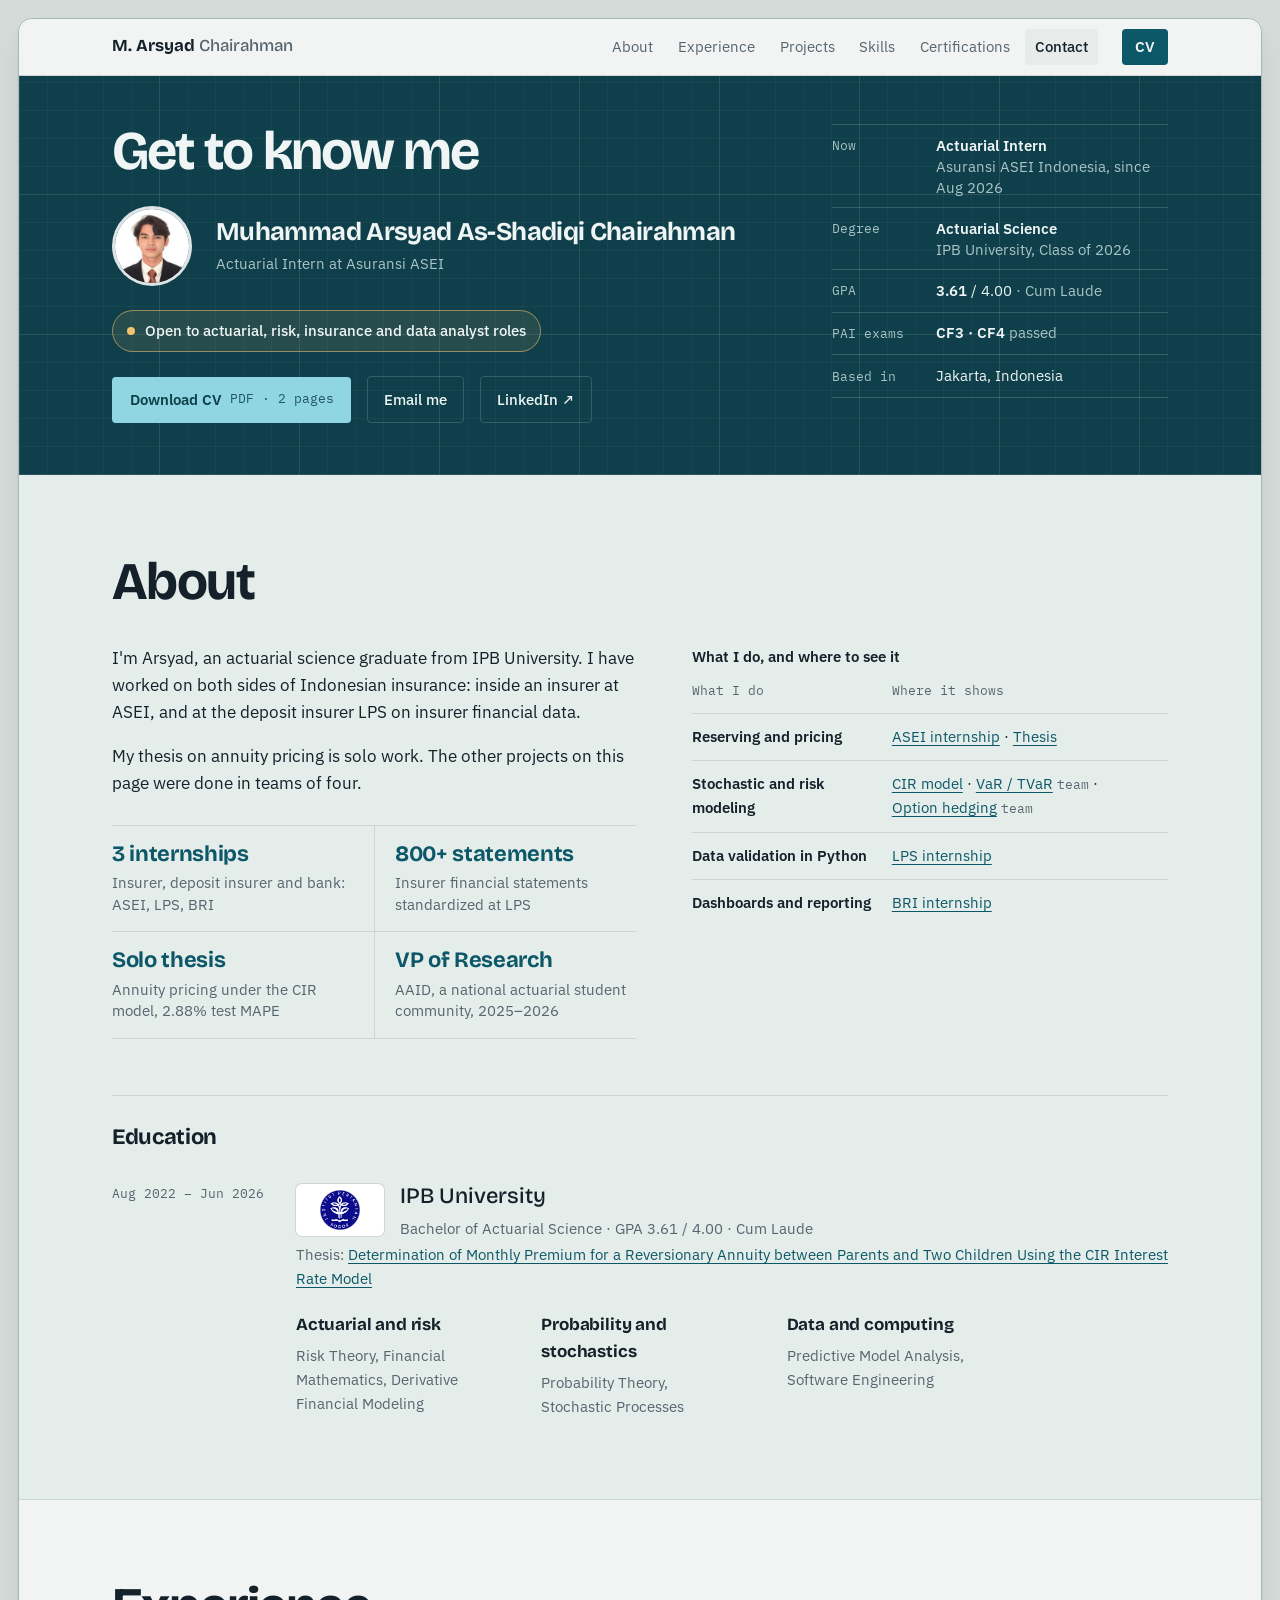
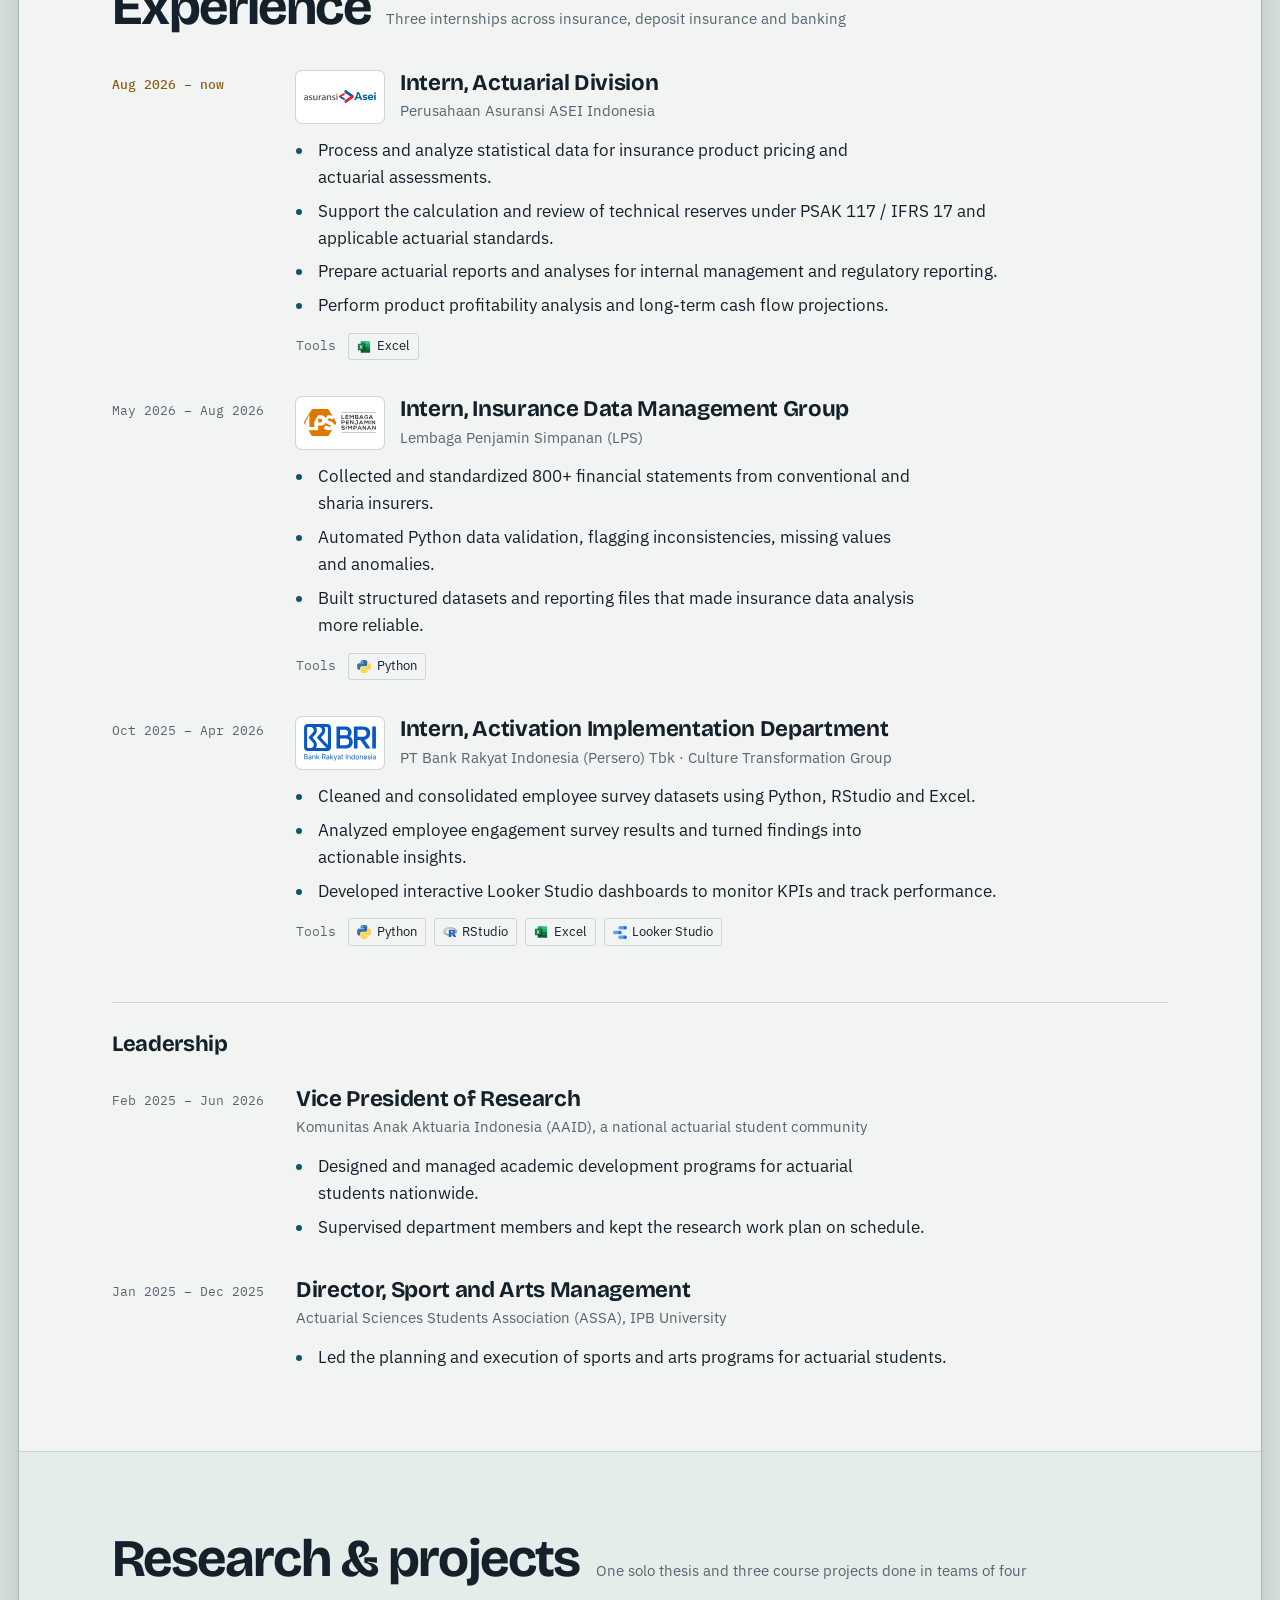
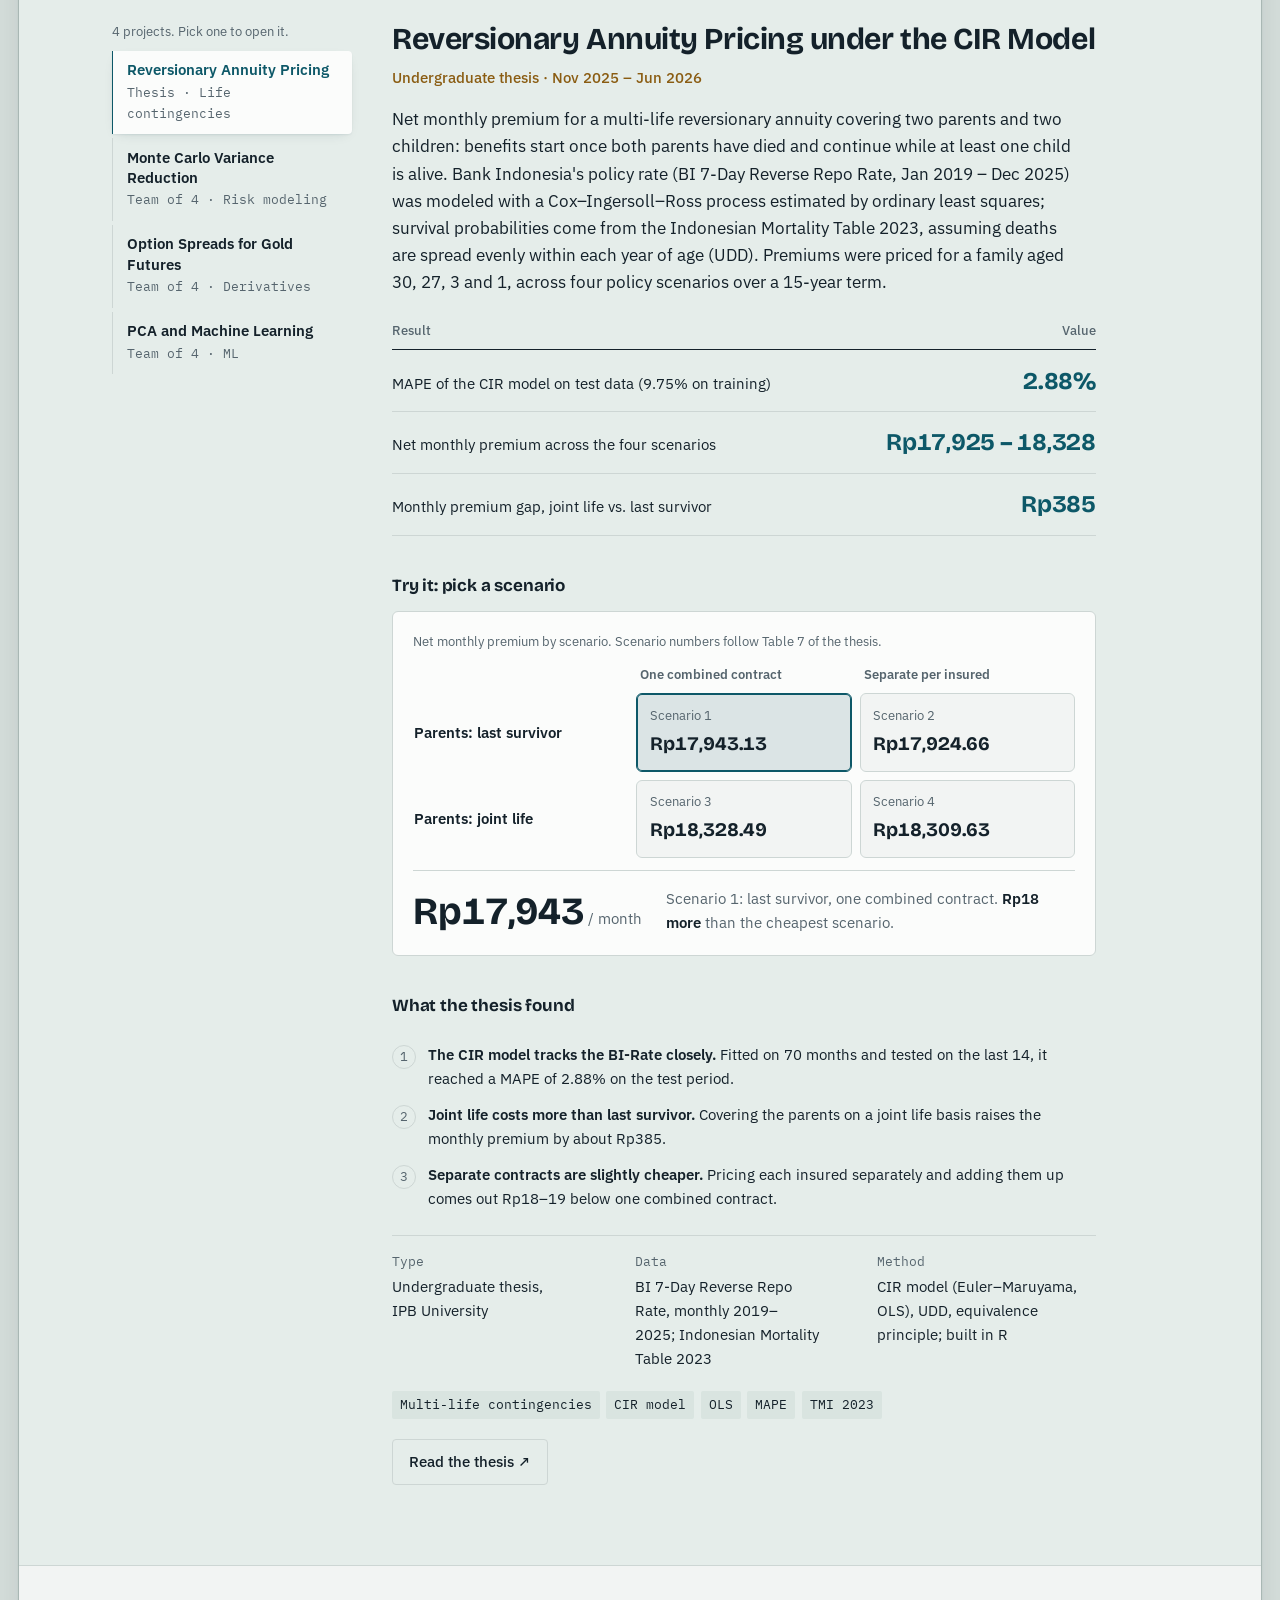
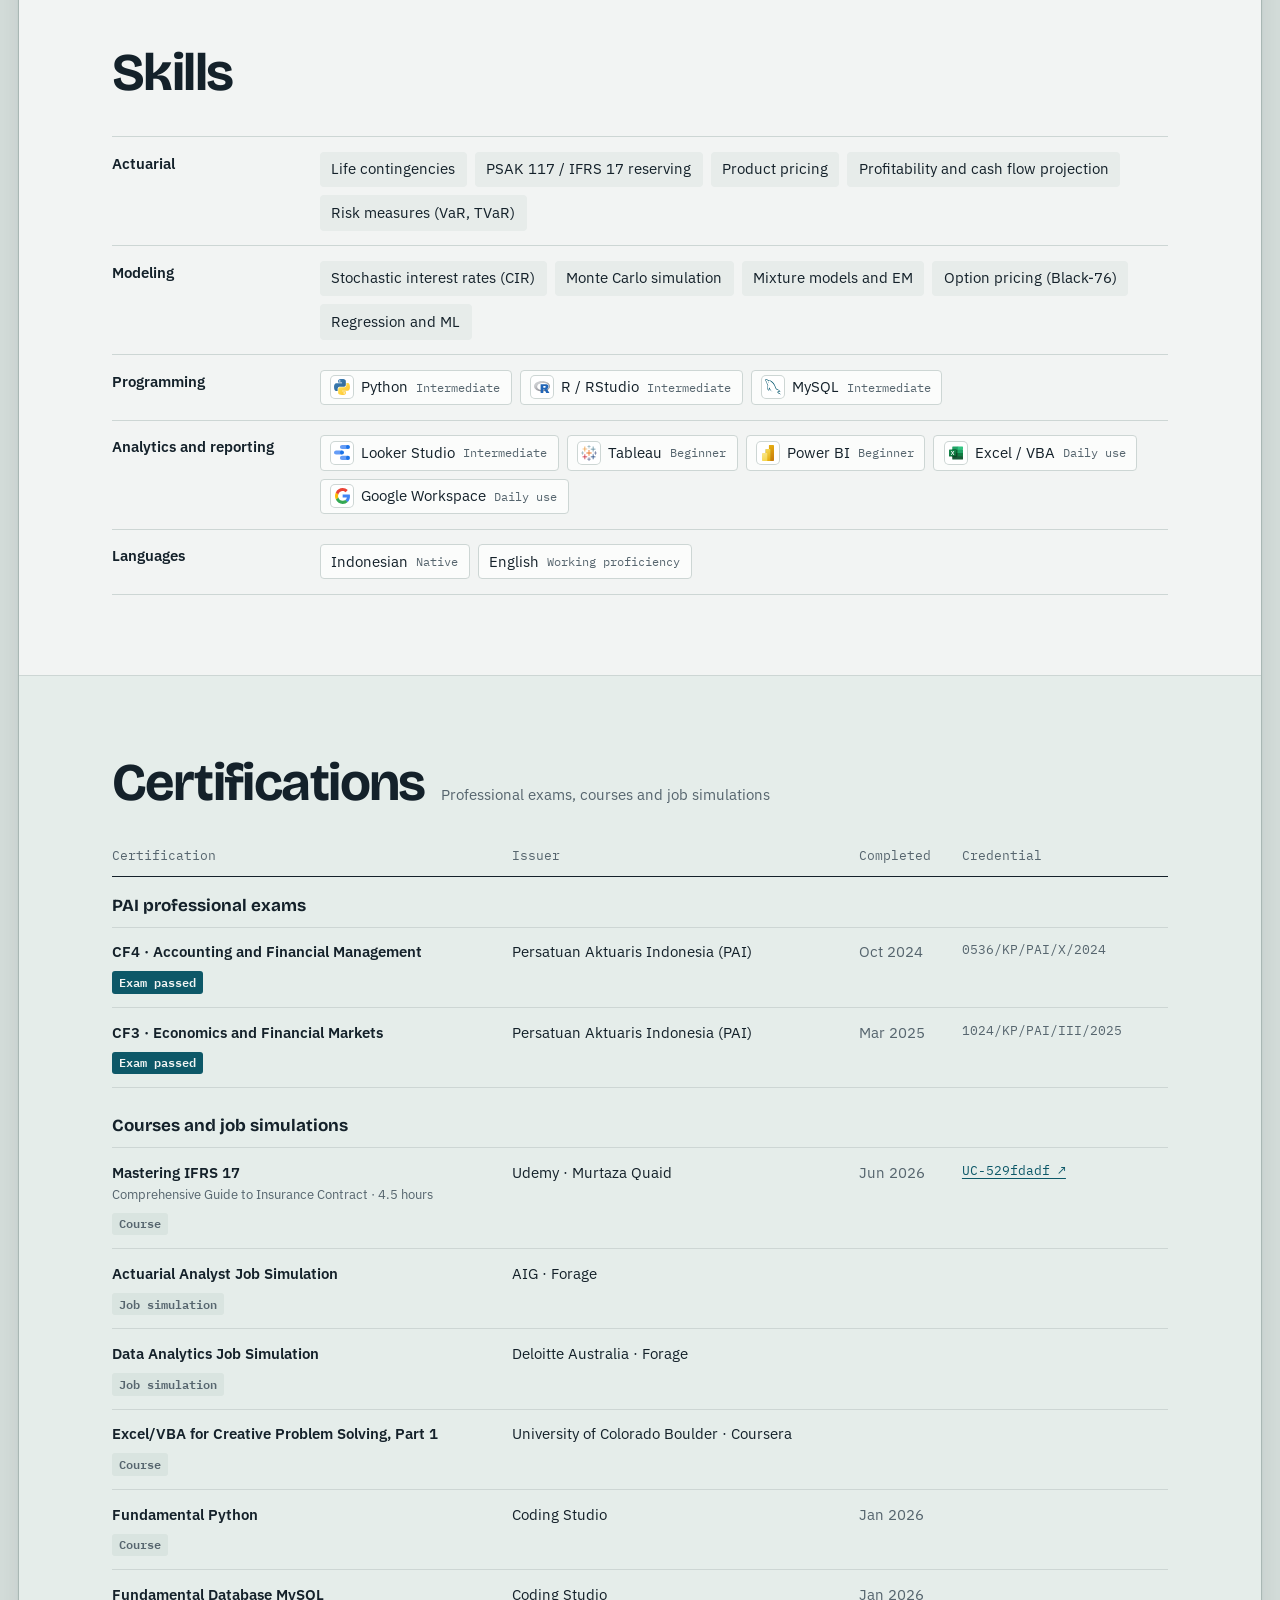
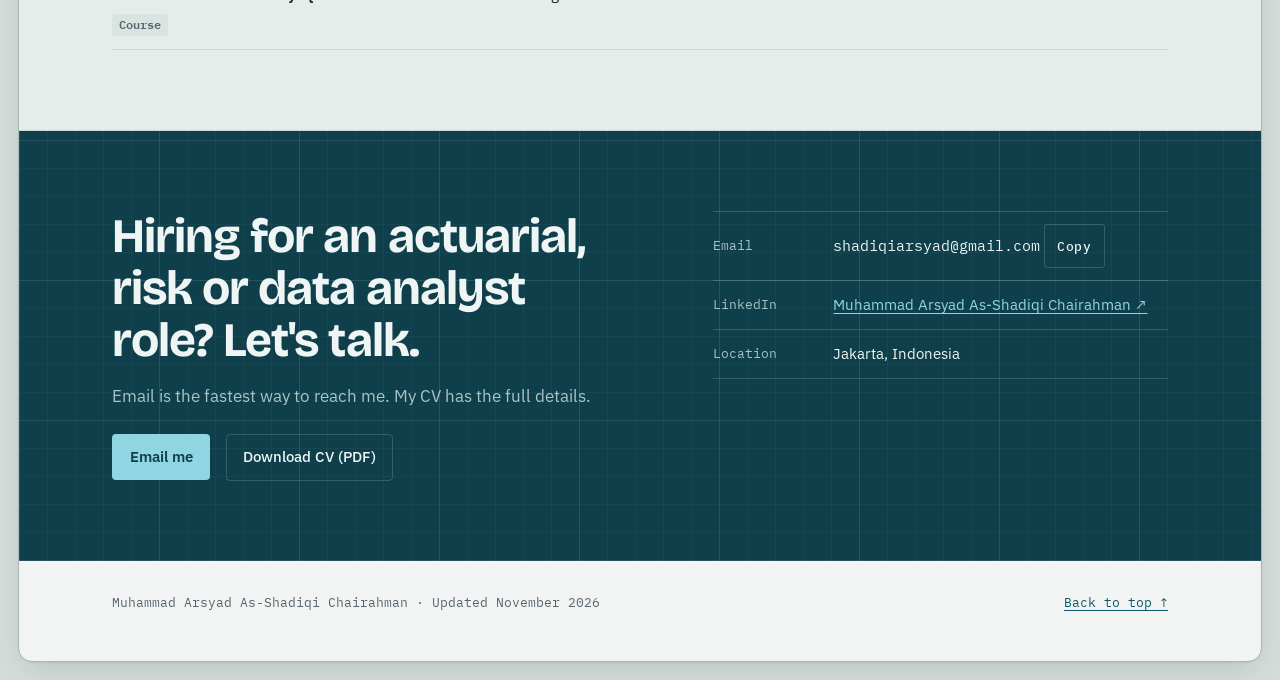
<file: index.html>
<!doctype html>
<html lang="en">
<head>
<meta charset="utf-8">
<meta name="viewport" content="width=device-width, initial-scale=1, viewport-fit=cover">
<title>Muhammad Arsyad As-Shadiqi Chairahman</title>
<meta name="description" content="Actuarial Science graduate (Cum Laude) from IPB University. Actuarial intern at Asuransi ASEI Indonesia working on IFRS 17 reserving, pricing and risk modeling. PAI CF3 and CF4 passed.">
<link rel="canonical" href="https://arsyadchairahman-project.github.io/">
<meta property="og:type" content="website">
<meta property="og:url" content="https://arsyadchairahman-project.github.io/">
<meta property="og:site_name" content="Muhammad Arsyad As-Shadiqi Chairahman">
<meta property="og:title" content="Muhammad Arsyad As-Shadiqi Chairahman · Actuarial Science">
<meta property="og:description" content="Actuarial Science graduate (Cum Laude) from IPB University. Actuarial intern at Asuransi ASEI Indonesia working on IFRS 17 reserving, pricing and risk modeling. PAI CF3 and CF4 passed.">
<meta property="og:image" content="https://arsyadchairahman-project.github.io/og-card.png">
<meta property="og:image:width" content="1200">
<meta property="og:image:height" content="630">
<meta property="og:image:alt" content="Muhammad Arsyad As-Shadiqi Chairahman, Actuarial Intern at Asuransi ASEI Indonesia">
<meta property="og:locale" content="en_US">
<meta name="twitter:card" content="summary_large_image">
<meta name="twitter:title" content="Muhammad Arsyad As-Shadiqi Chairahman · Actuarial Science">
<meta name="twitter:description" content="Actuarial Science graduate (Cum Laude) from IPB University. Actuarial intern at Asuransi ASEI Indonesia working on IFRS 17 reserving, pricing and risk modeling. PAI CF3 and CF4 passed.">
<meta name="twitter:image" content="https://arsyadchairahman-project.github.io/og-card.png">
<link rel="icon" type="image/jpeg" href="photo.jpg">
<link rel="preconnect" href="https://fonts.googleapis.com">
<link rel="preconnect" href="https://fonts.gstatic.com" crossorigin>
<link rel="stylesheet" href="https://fonts.googleapis.com/css2?family=Bricolage+Grotesque:opsz,wght@12..96,500;12..96,700&family=IBM+Plex+Sans:ital,wght@0,400;0,500;0,600;1,400&family=IBM+Plex+Mono:wght@400;500&display=swap">
<style>
/* Layout: a life-table page. A narrow mono "period" column runs down the left like the x column of a mortality table; content reads in the wide column beside it. Sections are reached from a sticky index bar; projects open in a browser with a sidebar. */
:root {
  --bg: #f2f4f3;
  --surface: #e7ecea;
  --panel: #fbfcfb;
  --ink: #14212a;
  --muted: #56656e;
  --rule: #cdd6d4;
  --accent: #0d5868;
  --mark: #8a5c12;
  --s1: #0082a3;
  --s2: #b8741a;
  --grid: #dde3e1;
  --band: #e5edea;
  --band-surface: #d9e4e0;
  --frame: #d3dcd9;
  --frame-line: #a9b7b4;
  --nav-h: 56px;

  --f-display: "Bricolage Grotesque", "Segoe UI", system-ui, sans-serif;
  --f-body: "IBM Plex Sans", "Segoe UI", system-ui, sans-serif;
  --f-mono: "IBM Plex Mono", ui-monospace, "SFMono-Regular", Menlo, monospace;

  --s-xs: 0.8125rem;
  --s-sm: 0.9375rem;
  --s-md: 1.0625rem;
  --s-lg: 1.375rem;
  --s-xl: clamp(1.75rem, 3.6vw, 2.5rem);
}
@media (prefers-color-scheme: dark) {
  :root:not([data-theme="light"]) {
    --bg: #0e1519; --surface: #152027; --panel: #121c21; --ink: #e2e9e8; --muted: #8e9ca2;
    --rule: #26343b; --accent: #63b5c4; --mark: #d8a548; --s1: #1aa0bf; --s2: #c4841a; --grid: #1c272d; --band: #15232a; --band-surface: #1d2c34;
    --frame: #070c0e; --frame-line: #33454d;
    color-scheme: dark;
  }
}
:root[data-theme="dark"] {
  --bg: #0e1519; --surface: #152027; --panel: #121c21; --ink: #e2e9e8; --muted: #8e9ca2;
  --rule: #26343b; --accent: #63b5c4; --mark: #d8a548; --s1: #1aa0bf; --s2: #c4841a; --grid: #1c272d; --band: #15232a; --band-surface: #1d2c34;
  --frame: #070c0e; --frame-line: #33454d;
  color-scheme: dark;
}

* { box-sizing: border-box; }
html { scroll-behavior: smooth; scroll-padding-top: calc(var(--nav-h) + 12px); }
body {
  margin: 0;
  padding: clamp(6px, 1.4vw, 18px);
  background: var(--frame);
  color: var(--ink);
  font-family: var(--f-body);
  font-size: var(--s-md);
  line-height: 1.6;
  -webkit-font-smoothing: antialiased;
}
img { max-width: 100%; }
/* The page sits in a ruled frame, like a bound worksheet */
.page {
  max-width: 84rem; margin: 0 auto;
  background: var(--bg);
  border: 1px solid var(--frame-line);
  border-radius: clamp(8px, 1.2vw, 14px);
  overflow: clip;
  box-shadow: 0 1px 2px rgba(10, 30, 36, 0.06), 0 12px 32px -12px rgba(10, 30, 36, 0.18);
}
p, li, dd, td, th { text-wrap: pretty; }
::selection { background: color-mix(in srgb, var(--accent) 28%, transparent); color: var(--ink); }
html { scrollbar-color: color-mix(in srgb, var(--muted) 55%, transparent) var(--bg); accent-color: var(--accent); caret-color: var(--accent); }
a { color: var(--accent); text-underline-offset: 3px; text-decoration-thickness: 1px; }
a:hover { text-decoration-thickness: 2px; }
:focus-visible { outline: 2px solid var(--accent); outline-offset: 3px; border-radius: 2px; }

.wrap {
  max-width: 68rem;
  margin: 0 auto;
  padding-left: max(16px, env(safe-area-inset-left, 0px));
  padding-right: max(16px, env(safe-area-inset-right, 0px));
}

/* ---------- Index bar ---------- */
body::before { content: ""; position: fixed; inset: 0 0 auto; height: env(safe-area-inset-top, 0px); z-index: 11; background: var(--bg); }
.nav {
  position: sticky;
  top: env(safe-area-inset-top, 0px);
  z-index: 10;
  background: color-mix(in srgb, var(--bg) 92%, transparent);
  backdrop-filter: blur(8px);
  border-bottom: 1px solid var(--rule);
}
.nav .wrap { display: flex; align-items: center; gap: 1.5rem; height: var(--nav-h); }
.brand { font-family: var(--f-display); font-weight: 700; font-size: 1.05rem; color: var(--ink); text-decoration: none; white-space: nowrap; }
.brand span { color: var(--muted); font-weight: 500; }
.nav ul { display: flex; gap: 0.25rem; list-style: none; margin: 0 0 0 auto; padding: 0; overflow-x: auto; scrollbar-width: none; min-width: 0; }
.nav ul::-webkit-scrollbar { display: none; }
.nav li a {
  display: block; padding: 0.4rem 0.65rem; border-radius: 4px;
  font-size: var(--s-sm); color: var(--muted); text-decoration: none; white-space: nowrap;
}
.nav li a:hover { color: var(--ink); background: var(--surface); }
.nav li a[aria-current="true"] { color: var(--ink); background: var(--surface); font-weight: 500; }
.nav .cv-mini {
  flex-shrink: 0; padding: 0.4rem 0.8rem; border-radius: 4px; text-decoration: none;
  background: var(--accent); color: var(--bg); font-size: var(--s-sm); font-weight: 600;
}

/* ---------- Hero ---------- */
.hero { border-bottom: 1px solid var(--rule); }
.hero .wrap { padding-block: clamp(1.75rem, 4vw, 3rem) clamp(2rem, 4.5vw, 3.25rem); }
.cred { margin: 0; font-size: var(--s-sm); line-height: 1.5; color: var(--muted); }
.eyebrow {
  font-family: var(--f-mono);
  font-size: var(--s-xs);
  letter-spacing: 0.06em;
  text-transform: uppercase;
  color: var(--muted);
  margin: 0 0 1rem;
}
h1 {
  font-family: var(--f-display);
  font-weight: 700;
  font-size: clamp(1.25rem, 2.1vw, 1.6rem);
  line-height: 1.15;
  letter-spacing: -0.025em;
  margin: 0;
}
.id { display: flex; align-items: center; gap: clamp(0.9rem, 2vw, 1.5rem); }
.id .cred { margin-top: 0.4rem; }
.avatar {
  width: clamp(60px, 7vw, 80px); height: clamp(60px, 7vw, 80px); flex-shrink: 0;
  border-radius: 50%; object-fit: cover;
  border: 1px solid var(--rule); background: var(--surface);
}
.id .eyebrow { margin: 0; }
/* Intro: a short get-to-know-me block; key facts sit in a small ledger beside it */
.intro { display: grid; grid-template-columns: minmax(0, 1fr) minmax(17rem, 21rem); gap: 1.75rem clamp(2rem, 5vw, 4.5rem); align-items: start; }
.gtkm { font-family: var(--f-display); font-weight: 700; font-size: clamp(2.1rem, 4.6vw, 3.4rem); line-height: 1; letter-spacing: -0.035em; margin: 0 0 clamp(1.25rem, 2.6vw, 1.75rem); color: var(--ink); }
.role { margin: 0.35rem 0 0; font-size: var(--s-sm); color: var(--muted); }
.open { display: inline-flex; align-items: center; gap: 0.6rem; margin: 1.5rem 0 0; padding: 0.5rem 0.9rem; border: 1px solid color-mix(in srgb, var(--mark) 55%, transparent); border-radius: 999px; font-size: var(--s-sm); font-weight: 500; color: var(--ink); background: color-mix(in srgb, var(--mark) 10%, transparent); }
.open span { width: 0.5rem; height: 0.5rem; border-radius: 50%; background: var(--mark); flex-shrink: 0; }
.hero .actions { margin-top: 1.5rem; }
.facts { margin: 0; font-size: var(--s-sm); border-top: 1px solid var(--rule); }
.facts div { display: grid; grid-template-columns: 5.75rem minmax(0, 1fr); gap: 0.75rem; padding: 0.6rem 0; border-bottom: 1px solid var(--rule); }
.facts dt { font-family: var(--f-mono); font-size: var(--s-xs); color: var(--muted); padding-top: 0.1rem; }
.facts dd { margin: 0; line-height: 1.4; }
.facts dd b { font-weight: 600; }
.facts dd span { color: var(--muted); }
.actions { display: flex; flex-wrap: wrap; gap: 0.75rem 1rem; align-items: center; margin-top: 1.5rem; }
.cv {
  display: inline-flex; align-items: center; gap: 0.5rem;
  padding: 0.7rem 1.1rem; border-radius: 4px;
  background: var(--accent); color: var(--bg);
  font-weight: 600; font-size: var(--s-sm); text-decoration: none;
}
.cv:hover { filter: brightness(1.1); }
.cv small { font-family: var(--f-mono); font-weight: 400; font-size: var(--s-xs); opacity: 0.85; }
.ghost {
  display: inline-flex; align-items: center; gap: 0.4rem;
  padding: 0.65rem 1rem; border-radius: 4px; border: 1px solid var(--rule);
  color: var(--ink); font-size: var(--s-sm); font-weight: 500; text-decoration: none;
}
.ghost:hover { border-color: var(--accent); color: var(--accent); }
.contact { display: flex; flex-wrap: wrap; gap: 0.5rem 1.25rem; align-items: center; margin-top: 1.25rem; font-size: var(--s-sm); }
.contact .item { display: inline-flex; align-items: center; gap: 0.5rem; }
.email { font-family: var(--f-mono); font-size: var(--s-sm); user-select: all; }
.btn {
  font: 500 var(--s-xs)/1 var(--f-mono); letter-spacing: 0.04em;
  color: var(--ink); background: transparent; border: 1px solid var(--rule);
  border-radius: 3px; padding: 0.45rem 0.75rem; cursor: pointer;
  min-height: 2.75rem; min-width: 2.75rem;
}
.btn:hover { border-color: var(--accent); color: var(--accent); }
.place { color: var(--muted); }


/* ---------- Colour bands ----------
   Hero and Contact are deep-teal "worksheet" panels with a faint graph-paper grid;
   they re-declare the colour tokens so everything inside adapts automatically. */
.hero, .contact-sec {
  --bg: #0f3f4a;
  --ink: #eef5f4;
  --muted: #a8c4c7;
  --rule: rgba(255, 255, 255, 0.16);
  --accent: #8fd6e2;
  --mark: #f0c46c;
  --surface: rgba(255, 255, 255, 0.07);
  --panel: rgba(255, 255, 255, 0.05);
  color: var(--ink);
  background-color: #0f3f4a;
  background-image:
    repeating-linear-gradient(0deg, rgba(255, 255, 255, 0.075) 0 1px, transparent 1px 140px),
    repeating-linear-gradient(90deg, rgba(255, 255, 255, 0.075) 0 1px, transparent 1px 140px),
    repeating-linear-gradient(0deg, rgba(255, 255, 255, 0.035) 0 1px, transparent 1px 28px),
    repeating-linear-gradient(90deg, rgba(255, 255, 255, 0.035) 0 1px, transparent 1px 28px);
  border-bottom: 0;
}
@media (prefers-color-scheme: dark) {
  :root:not([data-theme="light"]) .hero, :root:not([data-theme="light"]) .contact-sec { background-color: #0b2e36; --bg: #0b2e36; }
}
:root[data-theme="dark"] .hero, :root[data-theme="dark"] .contact-sec { background-color: #0b2e36; --bg: #0b2e36; }
.hero .avatar { border: 3px solid rgba(255, 255, 255, 0.85); }
/* Light bands alternate with the plain page colour */
.band { background: var(--band); --surface: var(--band-surface); }
.band .tab[aria-selected="true"], .band .tab:hover { background: var(--panel); }

/* ---------- Sections ---------- */
section { padding-block: clamp(3rem, 7vw, 5rem); border-bottom: 1px solid var(--rule); }
.sec-head { display: flex; align-items: baseline; flex-wrap: wrap; gap: 0.5rem 1rem; margin: 0 0 2.25rem; }
h2 {
  font-family: var(--f-display); font-weight: 700; font-size: clamp(2.1rem, 4.4vw, 3.3rem);
  letter-spacing: -0.03em; line-height: 1.02; margin: 0;
}
.sec-head p { margin: 0; color: var(--muted); font-size: var(--s-sm); }
h3.sub {
  font-family: var(--f-display); font-weight: 700; font-size: var(--s-lg);
  letter-spacing: -0.015em; color: var(--ink);
  margin: 3.5rem 0 1.5rem; padding-top: 1.5rem; border-top: 1px solid var(--rule);
}

/* About */
.about { display: grid; grid-template-columns: minmax(0, 1.1fr) minmax(0, 1fr); gap: 2.5rem 3.5rem; align-items: start; }
.about .prose p { margin: 0 0 1rem; max-width: 36rem; }
.about .prose p:last-child { margin-bottom: 0; }
.hl { display: grid; grid-template-columns: repeat(2, minmax(0, 1fr)); margin: 1.75rem 0 0; max-width: 36rem; border-top: 1px solid var(--rule); }
.hl div { padding: 1rem 1.25rem 1rem 0; border-bottom: 1px solid var(--rule); }
.hl div:nth-child(even) { padding: 1rem 0 1rem 1.25rem; border-left: 1px solid var(--rule); }
.hl dt { font-family: var(--f-display); font-weight: 700; font-size: var(--s-lg); line-height: 1.15; letter-spacing: -0.015em; color: var(--accent); }
.hl dd { margin: 0.3rem 0 0; font-size: var(--s-sm); line-height: 1.45; color: var(--muted); }
.evidence { width: 100%; border-collapse: collapse; font-size: var(--s-sm); }
.evidence caption { text-align: left; font-weight: 600; font-size: var(--s-sm); color: var(--ink); padding-bottom: 0.75rem; }
.evidence th, .evidence td { text-align: left; vertical-align: top; padding: 0.7rem 0; border-top: 1px solid var(--rule); }
.evidence thead th { font-family: var(--f-mono); font-size: var(--s-xs); font-weight: 400; color: var(--muted); border-top: 0; padding-top: 0; }
.evidence tbody th { font-weight: 600; padding-right: 1.25rem; width: 42%; }
.evidence td a { white-space: nowrap; }
.team { font-family: var(--f-mono); font-size: var(--s-xs); color: var(--muted); }

.edu { display: grid; grid-template-columns: 9.5rem minmax(0, 1fr); gap: 0 2rem; }
.edu-name { font-family: var(--f-display); font-weight: 500; font-size: var(--s-lg); margin: 0; }
.courses { display: grid; grid-template-columns: repeat(auto-fit, minmax(13rem, 1fr)); gap: 1rem 2rem; margin-top: 1.25rem; max-width: 44rem; }
.courses h4 { margin: 0 0 0.35rem; font-family: var(--f-display); font-size: var(--s-md); font-weight: 700; letter-spacing: -0.01em; }
.courses p { margin: 0; font-size: var(--s-sm); color: var(--muted); }

/* Life-table rows */
.rows { display: grid; gap: 2.25rem; }
.row, .edu { display: grid; grid-template-columns: 9.5rem minmax(0, 1fr); gap: 0 2rem; }
.period { font-family: var(--f-mono); font-size: var(--s-xs); color: var(--muted); padding-top: 0.3rem; font-variant-numeric: tabular-nums; line-height: 1.5; }
.period .now { color: var(--mark); font-weight: 500; }
.row { scroll-margin-top: calc(var(--nav-h) + 16px); }
.row h3 { font-family: var(--f-display); font-weight: 700; font-size: clamp(1.25rem, 2vw, 1.4rem); letter-spacing: -0.015em; line-height: 1.2; margin: 0; text-wrap: balance; }
.who { display: flex; align-items: center; gap: 1rem; }
.who > div { min-width: 0; }
.logo {
  flex-shrink: 0; width: 5.5rem; height: 3.25rem; padding: 0.4rem 0.5rem;
  display: grid; place-items: center; border-radius: 6px;
  background: #fff; box-shadow: 0 0 0 1px var(--rule);
}
.logo img { display: block; width: auto; height: auto; max-width: 100%; max-height: 2.45rem; object-fit: contain; }
.org { color: var(--muted); font-size: var(--s-sm); margin: 0.15rem 0 0; }
.bul { margin: 0.85rem 0 0; padding-left: 1.1rem; max-width: 44rem; display: grid; gap: 0.4rem; }
.bul li { padding-left: 0.25rem; }
.bul li::marker { color: var(--accent); }
.used { display: flex; flex-wrap: wrap; align-items: center; gap: 0.4rem 0.5rem; margin: 0.85rem 0 0; padding: 0; list-style: none; font-size: var(--s-xs); }
.used::before { content: "Tools"; font-family: var(--f-mono); color: var(--muted); margin-right: 0.25rem; }
.used li { display: inline-flex; align-items: center; gap: 0.35rem; padding: 0.15rem 0.5rem; border: 1px solid var(--rule); border-radius: 3px; }
.used img { width: 14px; height: 14px; object-fit: contain; }

/* ---------- Project browser ---------- */
.browser { display: grid; grid-template-columns: 15rem minmax(0, 1fr); gap: 2.5rem; align-items: start; }
.tabcol { position: sticky; top: calc(var(--nav-h) + 1.25rem); }
.tabs { display: grid; gap: 0.25rem; }
.hint { font-size: var(--s-xs); color: var(--muted); margin: 0 0 0.5rem; }
.panel { scroll-margin-top: calc(var(--nav-h) + 16px); }
.tab {
  display: block; width: 100%; text-align: left; cursor: pointer;
  background: transparent; border: 0; border-left: 1px solid var(--rule); border-radius: 0 4px 4px 0;
  padding: 0.6rem 0.85rem; color: var(--ink); font: inherit;
}
.tab b { display: block; font-size: var(--s-sm); font-weight: 600; line-height: 1.35; }
.tab span { display: block; font-family: var(--f-mono); font-size: var(--s-xs); color: var(--muted); margin-top: 0.15rem; }
.tab:hover { background: var(--surface); }
.tab[aria-selected="true"] { border-left-color: var(--accent); background: var(--surface); box-shadow: 0 1px 2px rgba(15, 63, 74, 0.08), 0 4px 12px -6px rgba(15, 63, 74, 0.18); }
.tab[aria-selected="true"] b { color: var(--accent); }
.panel { min-width: 0; }
.byline { margin: 0.6rem 0 0; font-size: var(--s-sm); color: var(--mark); font-weight: 500; }
.panel h3 { font-family: var(--f-display); font-weight: 700; font-size: clamp(1.4rem, 2.6vw, 1.9rem); letter-spacing: -0.015em; line-height: 1.15; margin: 0; text-wrap: balance; }
.credit { font-size: var(--s-sm); color: var(--muted); margin: 0.15rem 0 0; }
.panel p.sum { margin: 1rem 0 0; max-width: 68ch; }
.ledger-note { margin: 0.6rem 0 0; font-size: var(--s-xs); color: var(--muted); max-width: 44rem; }
.ledger { width: 100%; max-width: 44rem; margin: 1.5rem 0 0; border-collapse: collapse; }
.ledger thead th { font-size: var(--s-xs); font-weight: 500; color: var(--muted); text-align: left; padding: 0 0 0.5rem; border-bottom: 1px solid var(--ink); }
.ledger thead th:last-child, .ledger td { text-align: right; }
.ledger tbody th { font-weight: 400; font-size: var(--s-sm); text-align: left; padding: 0.7rem 1.5rem 0.7rem 0; border-bottom: 1px solid var(--rule); vertical-align: baseline; }
.ledger td { font-family: var(--f-display); font-weight: 700; font-size: clamp(1.15rem, 2.2vw, 1.5rem); letter-spacing: -0.01em; color: var(--accent); white-space: nowrap; font-variant-numeric: tabular-nums; padding: 0.7rem 0; border-bottom: 1px solid var(--rule); vertical-align: baseline; }
.findings { margin: 1.5rem 0 0; padding: 0; list-style: none; counter-reset: f; max-width: 44rem; display: grid; gap: 0.75rem; }
.findings li { counter-increment: f; display: grid; grid-template-columns: 1.75rem minmax(0, 1fr); gap: 0.5rem; font-size: var(--s-sm); }
.findings li::before { content: counter(f); font-family: var(--f-mono); font-size: var(--s-xs); width: 1.4rem; height: 1.4rem; border-radius: 50%; border: 1px solid var(--rule); display: grid; place-items: center; color: var(--muted); margin-top: 0.1rem; }
.findings b { font-weight: 600; }
.panel-h { font-family: var(--f-display); font-weight: 700; font-size: var(--s-md); letter-spacing: -0.01em; color: var(--ink); margin: 2.25rem 0 0.75rem; }
.tags { list-style: none; padding: 0; margin: 1.25rem 0 0; display: flex; flex-wrap: wrap; gap: 0.4rem; }
.tags li { font-family: var(--f-mono); font-size: var(--s-xs); padding: 0.2rem 0.5rem; background: var(--surface); border-radius: 2px; }
.meta { display: grid; grid-template-columns: repeat(auto-fit, minmax(11rem, 1fr)); gap: 1rem 1.5rem; margin: 1.5rem 0 0; padding-top: 1rem; border-top: 1px solid var(--rule); max-width: 44rem; font-size: var(--s-sm); }
.meta dt { font-family: var(--f-mono); font-size: var(--s-xs); color: var(--muted); }
.meta dd { margin: 0.15rem 0 0; }
.more { display: inline-flex; margin-top: 1.25rem; }

/* Scenario explorer: the 2x2 premium table is the control */
.explorer { margin: 0.5rem 0 0; max-width: 44rem; border: 1px solid var(--rule); border-radius: 6px; background: var(--panel); padding: 1.25rem; }
.scn { width: 100%; border-collapse: separate; border-spacing: 0.5rem; margin: -0.5rem; width: calc(100% + 1rem); table-layout: fixed; }
.scn caption { caption-side: top; text-align: left; font-size: var(--s-xs); color: var(--muted); padding: 0.5rem 0.5rem 0.25rem; }
.scn thead th { font-size: var(--s-xs); font-weight: 600; color: var(--muted); text-align: left; padding: 0 0.25rem; }
.scn tbody th { font-size: var(--s-sm); font-weight: 600; text-align: left; padding-right: 0.5rem; width: 30%; }
.scn td { padding: 0; }
.scn label { display: block; position: relative; border: 1px solid var(--rule); border-radius: 6px; padding: 0.7rem 0.8rem; cursor: pointer; background: var(--bg); min-height: 2.75rem; }
.scn label:hover { border-color: var(--accent); }
.scn input { position: absolute; opacity: 0; pointer-events: none; }
.scn .n { display: block; font-size: var(--s-xs); color: var(--muted); }
.scn .v { display: block; font-family: var(--f-display); font-weight: 700; font-size: clamp(1rem, 1.8vw, 1.2rem); font-variant-numeric: tabular-nums; margin-top: 0.15rem; }
.scn label:has(input:checked), .scn label.on { border-color: var(--accent); box-shadow: inset 0 0 0 1px var(--accent); background: color-mix(in srgb, var(--accent) 10%, var(--bg)); }
.scn label:has(input:focus-visible) { outline: 2px solid var(--accent); outline-offset: 2px; }
.out { display: grid; grid-template-columns: auto minmax(0, 1fr); gap: 0.5rem 1.5rem; align-items: center; padding-top: 1rem; margin-top: 0.75rem; border-top: 1px solid var(--rule); }
.out .big { font-family: var(--f-display); font-weight: 700; font-size: clamp(1.75rem, 4vw, 2.4rem); line-height: 1; font-variant-numeric: tabular-nums; }
.out .big small { font-family: var(--f-body); font-weight: 400; font-size: var(--s-sm); color: var(--muted); margin-left: 0.25rem; }
.out p { margin: 0; font-size: var(--s-sm); color: var(--muted); }
.out p b { color: var(--ink); font-weight: 600; }

/* ---------- Skills & certifications ---------- */
.matrix { width: 100%; border-collapse: collapse; font-size: var(--s-sm); }
.matrix th, .matrix td { text-align: left; vertical-align: top; padding: 0.9rem 0; border-top: 1px solid var(--rule); }
.matrix tbody tr:last-child th, .matrix tbody tr:last-child td { border-bottom: 1px solid var(--rule); }
.matrix th[scope="row"] { width: 13rem; padding-right: 1.5rem; font-weight: 600; }
.chips { display: flex; flex-wrap: wrap; gap: 0.5rem; margin: 0; padding: 0; list-style: none; }
.chips li { display: inline-flex; align-items: center; gap: 0.5rem; padding: 0.3rem 0.65rem; border: 1px solid var(--rule); border-radius: 4px; background: var(--panel); }
.chips img { width: 22px; height: 22px; padding: 3px; border-radius: 4px; background: #fff; box-shadow: 0 0 0 1px var(--rule); object-fit: contain; flex-shrink: 0; }
.chips small { font-family: var(--f-mono); font-size: 0.75rem; color: var(--muted); }
.chips.soft li { background: var(--surface); border-color: transparent; }

.certs { width: 100%; border-collapse: collapse; font-size: var(--s-sm); }
.certs thead th { font-family: var(--f-mono); font-size: var(--s-xs); font-weight: 400; color: var(--muted); text-align: left; padding: 0 1rem 0.6rem 0; border-bottom: 1px solid var(--ink); }
.certs td { padding: 0.8rem 1rem 0.8rem 0; border-bottom: 1px solid var(--rule); vertical-align: top; }
.certs td:first-child { font-weight: 600; }
.certs td small { display: block; font-weight: 400; color: var(--muted); font-size: var(--s-xs); }
.certs td .kind { display: block; margin-top: 0.35rem; }
.certs td.date { white-space: nowrap; font-variant-numeric: tabular-nums; color: var(--muted); }
.certs td.cred { white-space: nowrap; font-family: var(--f-mono); font-size: var(--s-xs); }
.pill { display: inline-block; font-family: var(--f-mono); font-size: 0.75rem; padding: 0.1rem 0.45rem; border-radius: 3px; background: var(--surface); color: var(--muted); white-space: nowrap; }
.pill.pass { background: var(--accent); color: var(--bg); }
.certs tr.grp th { text-align: left; font-family: var(--f-display); font-weight: 700; font-size: var(--s-md); padding: 1.5rem 0 0.5rem; border-bottom: 1px solid var(--rule); }
.certs tbody:first-of-type tr.grp th { padding-top: 0.9rem; }
.tablewrap { overflow-x: auto; }

/* ---------- Contact ---------- */
.contact-sec .wrap { display: grid; grid-template-columns: minmax(0, 1.2fr) minmax(0, 1fr); gap: 2rem 3.5rem; align-items: start; }
.cta { font-family: var(--f-display); font-weight: 700; font-size: clamp(1.9rem, 4.2vw, 3rem); letter-spacing: -0.02em; line-height: 1.08; margin: 0; text-wrap: balance; }
.cta-sub { color: var(--muted); margin: 1rem 0 0; max-width: 30rem; }
.channels { margin: 0; }
.channels div { display: grid; grid-template-columns: 6.5rem minmax(0, 1fr); gap: 1rem; padding: 0.75rem 0; border-bottom: 1px solid var(--rule); align-items: center; }
.channels div:first-child { border-top: 1px solid var(--rule); }
.channels dt { font-family: var(--f-mono); font-size: var(--s-xs); color: var(--muted); }
.channels dd { margin: 0; font-size: var(--s-sm); min-width: 0; overflow-wrap: anywhere; }

footer { padding-block: 2rem 3rem; font-size: var(--s-xs); color: var(--muted); font-family: var(--f-mono); }
footer .wrap { display: flex; flex-wrap: wrap; justify-content: space-between; gap: 0.5rem 1.5rem; }

@media (max-width: 860px) {
  .browser { grid-template-columns: minmax(0, 1fr); gap: 1.5rem; }
  .tabcol { position: static; }
  .tabs { grid-template-columns: 1fr 1fr; gap: 0.5rem; }
  .tab { border: 1px solid var(--rule); border-radius: 6px; padding: 0.6rem 0.75rem; }
  .tab[aria-selected="true"] { border-color: var(--accent); box-shadow: inset 0 0 0 1px var(--accent); }
  .about, .contact-sec .wrap { grid-template-columns: minmax(0, 1fr); }
}
@media (max-width: 760px) {
  .intro { grid-template-columns: minmax(0, 1fr); }
  .facts div { grid-template-columns: 5.5rem minmax(0, 1fr); }
  .row, .edu { grid-template-columns: minmax(0, 1fr); }
  .period { padding-top: 0; margin-bottom: 0.35rem; }
  .brand, .nav li.opt { display: none; }
  .nav ul { margin-left: 0; }
  .nav .cv-mini { margin-left: auto; }
  .nav li a { padding: 0.55rem 0.45rem; font-size: 0.875rem; }
  .nav ul { gap: 0; }
  .nav .wrap { gap: 0.75rem; }
  .matrix th[scope="row"] { display: block; width: auto; padding-bottom: 0.4rem; }
  .matrix td { display: block; border-top: 0; padding-top: 0; }
  .evidence tbody th { width: 46%; }
  .certs thead { display: none; }
  .certs tr { display: block; padding: 0.85rem 0; border-bottom: 1px solid var(--rule); }
  .certs tr.grp { padding: 1.25rem 0 0; }
  .certs tr.grp th { display: block; padding: 0 0 0.5rem; }
  .certs td { display: block; padding: 0; border: 0; }
  .certs td:nth-child(2) { color: var(--muted); margin-top: 0.15rem; }
  .certs td.date, .certs td.cred { display: inline-block; margin-top: 0.35rem; margin-right: 0.75rem; }
  .certs td.empty { display: none; }
  .certs td .kind { margin-top: 0.4rem; }
  .out { grid-template-columns: minmax(0, 1fr); }
  .scn { border-spacing: 0.35rem; margin: -0.35rem; width: calc(100% + 0.7rem); }
  .scn tbody th { width: 22%; font-size: 0.75rem; line-height: 1.3; padding-right: 0.25rem; }
  .scn thead th { font-size: 0.75rem; }
  .scn label { padding: 0.55rem 0.5rem; }
  .scn .v { font-size: 0.84rem; letter-spacing: -0.01em; }
  .explorer { padding: 0.9rem 0.7rem; }
}
@media (max-width: 480px) {
  .hl { grid-template-columns: minmax(0, 1fr); }
  .hl div, .hl div:nth-child(even) { padding: 0.85rem 0; border-left: 0; }
}
@media (prefers-reduced-motion: reduce) { html { scroll-behavior: auto; } * { transition: none !important; } }
</style>
</head>
<body>
<div class="page">

<nav class="nav" aria-label="Sections">
  <div class="wrap">
    <a class="brand" href="#top">M. Arsyad <span>Chairahman</span></a>
    <ul>
      <li><a href="#about">About</a></li>
      <li><a href="#experience">Experience</a></li>
      <li><a href="#projects">Projects</a></li>
      <li class="opt"><a href="#skills">Skills</a></li>
      <li class="opt"><a href="#certifications">Certifications</a></li>
      <li><a href="#contact">Contact</a></li>
    </ul>
    <a class="cv-mini" href="Muhammad-Arsyad-As-Shadiqi-Chairahman-CV.pdf" download>CV</a>
  </div>
</nav>

<header class="hero" id="top">
  <div class="wrap">
    <div class="intro">
      <div>
        <p class="gtkm">Get to know me</p>
        <div class="id">
          <img class="avatar" src="photo.jpg" width="80" height="80" alt="Portrait of Muhammad Arsyad As-Shadiqi Chairahman">
          <div>
            <h1>Muhammad Arsyad <span style="white-space:nowrap">As-Shadiqi</span> Chairahman</h1>
            <p class="role">Actuarial Intern at Asuransi ASEI</p>
          </div>
        </div>
        <p class="open"><span aria-hidden="true"></span>Open to actuarial, risk, insurance and data analyst roles</p>
        <div class="actions">
          <a class="cv" href="Muhammad-Arsyad-As-Shadiqi-Chairahman-CV.pdf" download>Download CV <small>PDF · 2 pages</small></a>
          <a class="ghost" href="mailto:shadiqiarsyad@gmail.com?subject=Opportunity%20for%20Muhammad%20Arsyad%20As-Shadiqi%20Chairahman">Email me</a>
          <a class="ghost" href="https://www.linkedin.com/in/muhammad-arsyad-as-shadiqi-chairahman-157934246/" target="_blank" rel="noopener">LinkedIn ↗</a>
        </div>
      </div>
      <dl class="facts" aria-label="Profile at a glance">
        <div><dt>Now</dt><dd><b>Actuarial Intern</b><br><span>Asuransi ASEI Indonesia, since Aug 2026</span></dd></div>
        <div><dt>Degree</dt><dd><b>Actuarial Science</b><br><span>IPB University, Class of 2026</span></dd></div>
        <div><dt>GPA</dt><dd><b>3.61</b> / 4.00 <span>· Cum Laude</span></dd></div>
        <div><dt>PAI exams</dt><dd><b>CF3 · CF4</b> <span>passed</span></dd></div>
        <div><dt>Based in</dt><dd>Jakarta, Indonesia</dd></div>
      </dl>
    </div>
  </div>
</header>

<main>
  <section id="about" class="band">
    <div class="wrap">
      <div class="sec-head"><h2>About</h2></div>
      <div class="about">
        <div class="prose">
          <p>I'm Arsyad, an actuarial science graduate from IPB University. I have worked on both sides of Indonesian insurance: inside an insurer at ASEI, and at the deposit insurer LPS on insurer financial data.</p>
          <p>My thesis on annuity pricing is solo work. The other projects on this page were done in teams of four.</p>
          <dl class="hl" aria-label="Highlights">
            <div><dt>3 internships</dt><dd>Insurer, deposit insurer and bank: ASEI, LPS, BRI</dd></div>
            <div><dt>800+ statements</dt><dd>Insurer financial statements standardized at LPS</dd></div>
            <div><dt>Solo thesis</dt><dd>Annuity pricing under the CIR model, 2.88% test MAPE</dd></div>
            <div><dt>VP of Research</dt><dd>AAID, a national actuarial student community, 2025–2026</dd></div>
          </dl>
        </div>
        <table class="evidence">
          <caption>What I do, and where to see it</caption>
          <thead><tr><th scope="col">What I do</th><th scope="col">Where it shows</th></tr></thead>
          <tbody>
            <tr><th scope="row">Reserving and pricing</th><td><a href="#exp-asei">ASEI internship</a> · <a href="#projects" data-open="thesis">Thesis</a></td></tr>
            <tr><th scope="row">Stochastic and risk modeling</th><td><a href="#projects" data-open="thesis">CIR model</a> · <a href="#projects" data-open="montecarlo">VaR / TVaR</a> <span class="team">team</span> · <a href="#projects" data-open="options">Option hedging</a> <span class="team">team</span></td></tr>
            <tr><th scope="row">Data validation in Python</th><td><a href="#exp-lps">LPS internship</a></td></tr>
            <tr><th scope="row">Dashboards and reporting</th><td><a href="#exp-bri">BRI internship</a></td></tr>
          </tbody>
        </table>
      </div>

      <h3 class="sub">Education</h3>
      <div class="edu">
        <div class="period">Aug 2022 – Jun 2026</div>
        <div>
          <div class="who">
            <span class="logo"><img src="assets/orgs/ipb.png" alt="IPB University logo" width="148" height="148"></span>
            <div><p class="edu-name">IPB University</p>
            <p class="org">Bachelor of Actuarial Science · GPA 3.61 / 4.00 · Cum Laude</p></div>
          </div>
          <p class="org">Thesis: <a href="#projects" data-open="thesis">Determination of Monthly Premium for a Reversionary Annuity between Parents and Two Children Using the CIR Interest Rate Model</a></p>
          <div class="courses">
            <div><h4>Actuarial and risk</h4><p>Risk Theory, Financial Mathematics, Derivative Financial Modeling</p></div>
            <div><h4>Probability and stochastics</h4><p>Probability Theory, Stochastic Processes</p></div>
            <div><h4>Data and computing</h4><p>Predictive Model Analysis, Software Engineering</p></div>
          </div>
        </div>
      </div>
    </div>
  </section>

  <section id="experience">
    <div class="wrap">
      <div class="sec-head"><h2>Experience</h2><p>Three internships across insurance, deposit insurance and banking</p></div>
      <div class="rows">
        <article class="row" id="exp-asei">
          <div class="period"><span class="now">Aug 2026 – now</span></div>
          <div>
            <div class="who">
              <span class="logo"><img src="assets/orgs/asei.png" alt="Asuransi Asei logo" width="500" height="108"></span>
              <div><h3>Intern, Actuarial Division</h3>
              <p class="org">Perusahaan Asuransi ASEI Indonesia</p></div>
            </div>
            <ul class="bul">
              <li>Process and analyze statistical data for insurance product pricing and actuarial assessments.</li>
              <li>Support the calculation and review of technical reserves under PSAK 117 / IFRS 17 and applicable actuarial standards.</li>
              <li>Prepare actuarial reports and analyses for internal management and regulatory reporting.</li>
              <li>Perform product profitability analysis and long-term cash flow projections.</li>
            </ul>
            <ul class="used" aria-label="Tools used"><li><img src="assets/logos/excel.svg" width="14" height="14" alt="">Excel</li></ul>
          </div>
        </article>
        <article class="row" id="exp-lps">
          <div class="period">May 2026 – Aug 2026</div>
          <div>
            <div class="who">
              <span class="logo"><img src="assets/orgs/lps.svg" alt="Lembaga Penjamin Simpanan logo" width="80" height="32"></span>
              <div><h3>Intern, Insurance Data Management Group</h3>
              <p class="org">Lembaga Penjamin Simpanan (LPS)</p></div>
            </div>
            <ul class="bul">
              <li>Collected and standardized 800+ financial statements from conventional and sharia insurers.</li>
              <li>Automated Python data validation, flagging inconsistencies, missing values and anomalies.</li>
              <li>Built structured datasets and reporting files that made insurance data analysis more reliable.</li>
            </ul>
            <ul class="used" aria-label="Tools used"><li><img src="assets/logos/python.svg" width="14" height="14" alt="">Python</li></ul>
          </div>
        </article>
        <article class="row" id="exp-bri">
          <div class="period">Oct 2025 – Apr 2026</div>
          <div>
            <div class="who">
              <span class="logo"><img src="assets/orgs/bri.svg" alt="Bank Rakyat Indonesia logo" width="80" height="41"></span>
              <div><h3>Intern, Activation Implementation Department</h3>
              <p class="org">PT Bank Rakyat Indonesia (Persero) Tbk · Culture Transformation Group</p></div>
            </div>
            <ul class="bul">
              <li>Cleaned and consolidated employee survey datasets using Python, RStudio and Excel.</li>
              <li>Analyzed employee engagement survey results and turned findings into actionable insights.</li>
              <li>Developed interactive Looker Studio dashboards to monitor KPIs and track performance.</li>
            </ul>
            <ul class="used" aria-label="Tools used"><li><img src="assets/logos/python.svg" width="14" height="14" alt="">Python</li><li><img src="assets/logos/r.svg" width="14" height="14" alt="">RStudio</li><li><img src="assets/logos/excel.svg" width="14" height="14" alt="">Excel</li><li><img src="assets/logos/looker-studio.svg" width="14" height="14" alt="">Looker Studio</li></ul>
          </div>
        </article>
      </div>

      <h3 class="sub">Leadership</h3>
      <div class="rows">
        <article class="row">
          <div class="period">Feb 2025 – Jun 2026</div>
          <div>
            <h3>Vice President of Research</h3>
            <p class="org">Komunitas Anak Aktuaria Indonesia (AAID), a national actuarial student community</p>
            <ul class="bul">
              <li>Designed and managed academic development programs for actuarial students nationwide.</li>
              <li>Supervised department members and kept the research work plan on schedule.</li>
            </ul>
          </div>
        </article>
        <article class="row">
          <div class="period">Jan 2025 – Dec 2025</div>
          <div>
            <h3>Director, Sport and Arts Management</h3>
            <p class="org">Actuarial Sciences Students Association (ASSA), IPB University</p>
            <ul class="bul">
              <li>Led the planning and execution of sports and arts programs for actuarial students.</li>
            </ul>
          </div>
        </article>
      </div>
    </div>
  </section>

  <section id="projects" class="band">
    <div class="wrap">
      <div class="sec-head"><h2>Research &amp; projects</h2><p>One solo thesis and three course projects done in teams of four</p></div>
      <div class="browser">
        <div class="tabcol">
        <p class="hint" id="tabs-hint">4 projects. Pick one to open it.</p>
        <div class="tabs" role="tablist" aria-label="Projects" aria-describedby="tabs-hint">
          <button class="tab" role="tab" id="tab-thesis" aria-controls="p-thesis" aria-selected="true" data-key="thesis"><b>Reversionary Annuity Pricing</b><span>Thesis · Life contingencies</span></button>
          <button class="tab" role="tab" id="tab-montecarlo" aria-controls="p-montecarlo" aria-selected="false" tabindex="-1" data-key="montecarlo"><b>Monte Carlo Variance Reduction</b><span>Team of 4 · Risk modeling</span></button>
          <button class="tab" role="tab" id="tab-options" aria-controls="p-options" aria-selected="false" tabindex="-1" data-key="options"><b>Option Spreads for Gold Futures</b><span>Team of 4 · Derivatives</span></button>
          <button class="tab" role="tab" id="tab-pca" aria-controls="p-pca" aria-selected="false" tabindex="-1" data-key="pca"><b>PCA and Machine Learning</b><span>Team of 4 · ML</span></button>
        </div>
        </div>

        <div>
          <article class="panel" role="tabpanel" id="p-thesis" aria-labelledby="tab-thesis">
            <h3>Reversionary Annuity Pricing under the CIR Model</h3>
            <p class="byline">Undergraduate thesis · Nov 2025 – Jun 2026</p>
            <p class="sum">Net monthly premium for a multi-life reversionary annuity covering two parents and two children: benefits start once both parents have died and continue while at least one child is alive. Bank Indonesia's policy rate (BI 7-Day Reverse Repo Rate, Jan 2019 – Dec 2025) was modeled with a Cox–Ingersoll–Ross process estimated by ordinary least squares; survival probabilities come from the Indonesian Mortality Table 2023, assuming deaths are spread evenly within each year of age (UDD). Premiums were priced for a family aged 30, 27, 3 and 1, across four policy scenarios over a 15-year term.</p>
            <table class="ledger">
              <thead><tr><th scope="col">Result</th><th scope="col">Value</th></tr></thead>
              <tbody>
              <tr><th scope="row">MAPE of the CIR model on test data (9.75% on training)</th><td>2.88%</td></tr>
              <tr><th scope="row">Net monthly premium across the four scenarios</th><td>Rp17,925 – 18,328</td></tr>
              <tr><th scope="row">Monthly premium gap, joint life vs. last survivor</th><td>Rp385</td></tr>
              </tbody>
            </table>

            <p class="panel-h">Try it: pick a scenario</p>
            <div class="explorer" id="explorer">
              <table class="scn">
                <caption>Net monthly premium by scenario. Scenario numbers follow Table 7 of the thesis.</caption>
                <thead><tr><td></td><th scope="col">One combined contract</th><th scope="col">Separate per insured</th></tr></thead>
                <tbody>
                  <tr><th scope="row">Parents: last survivor</th>
                    <td><label><input type="radio" name="scn" value="ls-c" checked><span class="n">Scenario 1</span><span class="v">Rp17,943.13</span></label></td>
                    <td><label><input type="radio" name="scn" value="ls-s"><span class="n">Scenario 2</span><span class="v">Rp17,924.66</span></label></td></tr>
                  <tr><th scope="row">Parents: joint life</th>
                    <td><label><input type="radio" name="scn" value="jl-c"><span class="n">Scenario 3</span><span class="v">Rp18,328.49</span></label></td>
                    <td><label><input type="radio" name="scn" value="jl-s"><span class="n">Scenario 4</span><span class="v">Rp18,309.63</span></label></td></tr>
                </tbody>
              </table>
              <div class="out" aria-live="polite">
                <div class="big" id="ex-prem">Rp17,943<small>/ month</small></div>
                <p id="ex-note">Scenario 1: last survivor, one combined contract. <b>Rp18 more</b> than the cheapest scenario.</p>
              </div>
            </div>

            <p class="panel-h">What the thesis found</p>
            <ol class="findings">
              <li><span><b>The CIR model tracks the BI-Rate closely.</b> Fitted on 70 months and tested on the last 14, it reached a MAPE of 2.88% on the test period.</span></li>
              <li><span><b>Joint life costs more than last survivor.</b> Covering the parents on a joint life basis raises the monthly premium by about Rp385.</span></li>
              <li><span><b>Separate contracts are slightly cheaper.</b> Pricing each insured separately and adding them up comes out Rp18–19 below one combined contract.</span></li>
            </ol>
            <dl class="meta">
              <div><dt>Type</dt><dd>Undergraduate thesis, IPB University</dd></div>
              <div><dt>Data</dt><dd>BI 7-Day Reverse Repo Rate, monthly 2019–2025; Indonesian Mortality Table 2023</dd></div>
              <div><dt>Method</dt><dd>CIR model (Euler–Maruyama, OLS), UDD, equivalence principle; built in R</dd></div>
            </dl>
            <ul class="tags"><li>Multi-life contingencies</li><li>CIR model</li><li>OLS</li><li>MAPE</li><li>TMI 2023</li></ul>
            <a class="ghost more" href="https://drive.google.com/file/d/1QIe2NTbcRRrfP33RXW3Hjyrlln9e9J6V/view?usp=sharing" target="_blank" rel="noopener">Read the thesis ↗</a>
          </article>

          <article class="panel" role="tabpanel" id="p-montecarlo" aria-labelledby="tab-montecarlo">
            <h3>Monte Carlo Variance Reduction for Claim Severity</h3>
            <p class="byline">Risk modeling · Oct 2025 – Dec 2025</p>
            <p class="credit">Journal article draft · co-author in a team of 4 students, with a faculty supervisor</p>
            <p class="sum">Modeled 1,340 health insurance claims with a five-component lognormal mixture fitted by the EM algorithm (Kolmogorov–Smirnov p = 0.99), then compared standard Monte Carlo with antithetic variates, stratified sampling and importance sampling for estimating 95% VaR and TVaR. Each method ran 10,000 simulations, replicated 200 and 500 times, and was judged on bias, variance, MSE, efficiency and computing time.</p>
            <table class="ledger">
              <thead><tr><th scope="col">Result</th><th scope="col">Value</th></tr></thead>
              <tbody>
              <tr><th scope="row">Analytical 95% VaR of claim size, the benchmark (TVaR 46,203; dataset claim units)</th><td>41,406</td></tr>
              <tr><th scope="row">Efficiency of stratified sampling for VaR</th><td>1.74×</td></tr>
              <tr><th scope="row">Efficiency of importance sampling for TVaR</th><td>2.87×</td></tr>
              </tbody>
            </table>
            <p class="ledger-note">Efficiency is the variance of standard Monte Carlo divided by the variance of the technique, over 200 replications; above 1× means more precise for the same number of simulations.</p>
            <p class="panel-h">What the paper found</p>
            <ol class="findings">
              <li><span><b>A five-lognormal mixture fits the claims.</b> The Kolmogorov–Smirnov statistic was 0.0119 against a critical value of 0.0372.</span></li>
              <li><span><b>Stratified sampling is best for VaR.</b> It gave the lowest MSE and the highest efficiency at both 200 and 500 replications.</span></li>
              <li><span><b>Importance sampling is best for TVaR,</b> but it is the slowest method and performed worse than standard Monte Carlo for VaR.</span></li>
            </ol>
            <ul class="tags"><li>Monte Carlo</li><li>EM algorithm</li><li>VaR / TVaR</li><li>Importance sampling</li><li>R</li></ul>
            <a class="ghost more" href="https://drive.google.com/file/d/18a-5_LOVK0ySQpnOxDUiNVKjrn_YDOLW/view?usp=sharing" target="_blank" rel="noopener">Read the draft ↗</a>
          </article>

          <article class="panel" role="tabpanel" id="p-options" aria-labelledby="tab-options">
            <h3>Option Spread Strategies for Gold Futures Risk</h3>
            <p class="byline">Derivatives · Apr 2025 – Jun 2025</p>
            <p class="credit">Capstone paper · co-author in a team of 4 students, with a faculty supervisor</p>
            <p class="sum">Compared Butterfly and Broken Wing Condor call spreads as hedges for gold futures, using 2024 daily prices from Yahoo Finance, the Black-76 model with a 3-month maturity, and a lognormal price distribution to estimate each strategy's probability of profit.</p>
            <table class="ledger">
              <thead><tr><th scope="col">Result</th><th scope="col">Value</th></tr></thead>
              <tbody>
              <tr><th scope="row">Annualized volatility of gold futures in 2024</th><td>15.14%</td></tr>
              <tr><th scope="row">Probability of profit: Broken Wing Condor vs. Butterfly</th><td>49.8% vs 28.3%</td></tr>
              <tr><th scope="row">Chance of landing in the max-profit range, same comparison</th><td>41.8% vs 1.9%</td></tr>
              </tbody>
            </table>
            <p class="panel-h">What the paper found</p>
            <ol class="findings">
              <li><span><b>Both spreads cap the losses</b> that an unhedged gold futures position would face.</span></li>
              <li><span><b>The Butterfly has the higher peak</b> (about 98.9 per contract at 2,641) but only a 28.3% chance of ending in profit.</span></li>
              <li><span><b>The Broken Wing Condor costs more up front</b> (net debit 48.91 vs 33.11) but profits across a much wider range, 2,458 to 2,824.</span></li>
            </ol>
            <ul class="tags"><li>Black-76</li><li>Option spreads</li><li>Gold futures</li><li>Probability of profit</li></ul>
            <a class="ghost more" href="https://ipb.link/pkd-project" target="_blank" rel="noopener">View project ↗</a>
          </article>

          <article class="panel" role="tabpanel" id="p-pca" aria-labelledby="tab-pca">
            <h3>PCA and Machine Learning for Stock Prediction</h3>
            <p class="byline">Machine learning · Apr 2025 – Jun 2025</p>
            <p class="credit">Course project · team of 4 students</p>
            <p class="sum">Measured the prediction accuracy of Ridge Regression, K-Nearest Neighbors, Random Forest and XGBoost on AMD stock data from 2014 to 2024, before and after reducing dimensions with principal component analysis.</p>
            <ul class="tags"><li>PCA</li><li>XGBoost</li><li>Random Forest</li><li>Ridge</li><li>KNN</li></ul>
            <a class="ghost more" href="https://ipb.link/amp-project" target="_blank" rel="noopener">View project ↗</a>
          </article>
        </div>
      </div>
    </div>
  </section>

  <section id="skills">
    <div class="wrap">
      <div class="sec-head"><h2>Skills</h2></div>
      <table class="matrix">
        <tbody>
          <tr><th scope="row">Actuarial</th><td><ul class="chips soft"><li>Life contingencies</li><li>PSAK 117 / IFRS 17 reserving</li><li>Product pricing</li><li>Profitability and cash flow projection</li><li>Risk measures (VaR, TVaR)</li></ul></td></tr>
          <tr><th scope="row">Modeling</th><td><ul class="chips soft"><li>Stochastic interest rates (CIR)</li><li>Monte Carlo simulation</li><li>Mixture models and EM</li><li>Option pricing (Black-76)</li><li>Regression and ML</li></ul></td></tr>
          <tr><th scope="row">Programming</th><td><ul class="chips"><li><img src="assets/logos/python.svg" width="18" height="18" alt="" loading="lazy">Python <small>Intermediate</small></li><li><img src="assets/logos/r.svg" width="18" height="18" alt="" loading="lazy">R / RStudio <small>Intermediate</small></li><li><img src="assets/logos/mysql.svg" width="18" height="18" alt="" loading="lazy">MySQL <small>Intermediate</small></li></ul></td></tr>
          <tr><th scope="row">Analytics and reporting</th><td><ul class="chips"><li><img src="assets/logos/looker-studio.svg" width="18" height="18" alt="" loading="lazy">Looker Studio <small>Intermediate</small></li><li><img src="assets/logos/tableau.svg" width="18" height="18" alt="" loading="lazy">Tableau <small>Beginner</small></li><li><img src="assets/logos/power-bi.svg" width="18" height="18" alt="" loading="lazy">Power BI <small>Beginner</small></li><li><img src="assets/logos/excel.svg" width="18" height="18" alt="" loading="lazy">Excel / VBA <small>Daily use</small></li><li><img src="assets/logos/google.svg" width="18" height="18" alt="" loading="lazy">Google Workspace <small>Daily use</small></li></ul></td></tr>
          <tr><th scope="row">Languages</th><td><ul class="chips"><li>Indonesian <small>Native</small></li><li>English <small>Working proficiency</small></li></ul></td></tr>
        </tbody>
      </table>
    </div>
  </section>

  <section id="certifications" class="band">
    <div class="wrap">
      <div class="sec-head"><h2>Certifications</h2><p>Professional exams, courses and job simulations</p></div>
      <div class="tablewrap">
        <table class="certs">
          <thead><tr><th scope="col">Certification</th><th scope="col">Issuer</th><th scope="col">Completed</th><th scope="col">Credential</th></tr></thead>
          <tbody>
            <tr class="grp"><th colspan="4" scope="colgroup">PAI professional exams</th></tr>
            <tr><td>CF4 · Accounting and Financial Management<span class="kind"><span class="pill pass">Exam passed</span></span></td><td>Persatuan Aktuaris Indonesia (PAI)</td><td class="date">Oct 2024</td><td class="cred">0536/KP/PAI/X/2024</td></tr>
            <tr><td>CF3 · Economics and Financial Markets<span class="kind"><span class="pill pass">Exam passed</span></span></td><td>Persatuan Aktuaris Indonesia (PAI)</td><td class="date">Mar 2025</td><td class="cred">1024/KP/PAI/III/2025</td></tr>
          </tbody>
          <tbody>
            <tr class="grp"><th colspan="4" scope="colgroup">Courses and job simulations</th></tr>
            <tr><td>Mastering IFRS 17<small>Comprehensive Guide to Insurance Contract · 4.5 hours</small><span class="kind"><span class="pill">Course</span></span></td><td>Udemy · Murtaza Quaid</td><td class="date">Jun 2026</td><td class="cred"><a href="https://ude.my/UC-529fdadf-bc5e-4261-9189-a9a972419526" target="_blank" rel="noopener">UC-529fdadf ↗</a></td></tr>
            <tr><td>Actuarial Analyst Job Simulation<span class="kind"><span class="pill">Job simulation</span></span></td><td>AIG · Forage</td><td class="date empty"></td><td class="cred empty"></td></tr>
            <tr><td>Data Analytics Job Simulation<span class="kind"><span class="pill">Job simulation</span></span></td><td>Deloitte Australia · Forage</td><td class="date empty"></td><td class="cred empty"></td></tr>
            <tr><td>Excel/VBA for Creative Problem Solving, Part 1<span class="kind"><span class="pill">Course</span></span></td><td>University of Colorado Boulder · Coursera</td><td class="date empty"></td><td class="cred empty"></td></tr>
            <tr><td>Fundamental Python<span class="kind"><span class="pill">Course</span></span></td><td>Coding Studio</td><td class="date">Jan 2026</td><td class="cred empty"></td></tr>
            <tr><td>Fundamental Database MySQL<span class="kind"><span class="pill">Course</span></span></td><td>Coding Studio</td><td class="date">Jan 2026</td><td class="cred empty"></td></tr>
</tbody>
        </table>
      </div>
    </div>
  </section>

  <section id="contact" class="contact-sec">
    <div class="wrap">
      <div>
        <h2 class="cta">Hiring for an actuarial, risk or data analyst role? Let's talk.</h2>
        <p class="cta-sub">Email is the fastest way to reach me. My CV has the full details.</p>
        <div class="actions">
          <a class="cv" href="mailto:shadiqiarsyad@gmail.com?subject=Opportunity%20for%20Muhammad%20Arsyad%20As-Shadiqi%20Chairahman">Email me</a>
          <a class="ghost" href="Muhammad-Arsyad-As-Shadiqi-Chairahman-CV.pdf" download>Download CV (PDF)</a>
        </div>
      </div>
      <dl class="channels">
        <div><dt>Email</dt><dd><span class="email" id="email2">shadiqiarsyad@gmail.com</span> <button class="btn" type="button" data-copy="email2">Copy</button></dd></div>
        <div><dt>LinkedIn</dt><dd><a href="https://www.linkedin.com/in/muhammad-arsyad-as-shadiqi-chairahman-157934246/" target="_blank" rel="noopener">Muhammad Arsyad As-Shadiqi Chairahman ↗</a></dd></div>
        <div><dt>Location</dt><dd>Jakarta, Indonesia</dd></div>
      </dl>
    </div>
  </section>
</main>

<footer>
  <div class="wrap">
    <span>Muhammad Arsyad As-Shadiqi Chairahman · Updated November 2026</span>
    <a href="#top">Back to top ↑</a>
  </div>
</footer>
</div>

<script>
(function () {
  // ---------- Copy email buttons ----------
  document.querySelectorAll('[data-copy]').forEach(function (btn) {
    var src = document.getElementById(btn.dataset.copy);
    btn.addEventListener('click', function () {
      var text = src.textContent.trim();
      function selectFallback() {
        var r = document.createRange(); r.selectNodeContents(src);
        var s = window.getSelection(); s.removeAllRanges(); s.addRange(r);
        btn.textContent = 'Selected';
      }
      try { navigator.clipboard.writeText(text).then(function () { btn.textContent = 'Copied'; }, selectFallback); }
      catch (e) { selectFallback(); }
      setTimeout(function () { btn.textContent = 'Copy'; }, 1800);
    });
  });

  // ---------- Highlight the section in view ----------
  var links = {};
  document.querySelectorAll('.nav li a').forEach(function (a) { links[a.getAttribute('href').slice(1)] = a; });
  if ('IntersectionObserver' in window) {
    var io = new IntersectionObserver(function (entries) {
      entries.forEach(function (e) {
        if (!e.isIntersecting) return;
        Object.keys(links).forEach(function (k) { links[k].removeAttribute('aria-current'); });
        var a = links[e.target.id]; if (!a) return;
        a.setAttribute('aria-current', 'true');
        var ul = a.closest('ul');
        if (ul.scrollWidth > ul.clientWidth) ul.scrollTo({ left: Math.max(0, a.offsetLeft - 12), behavior: 'smooth' });
      });
    }, { rootMargin: '-45% 0px -50% 0px' });
    Object.keys(links).forEach(function (k) { var s = document.getElementById(k); if (s) io.observe(s); });
  }

  // ---------- Project browser ----------
  var tabs = Array.prototype.slice.call(document.querySelectorAll('.tab'));
  function openProject(key, focus) {
    tabs.forEach(function (t) {
      var on = t.dataset.key === key;
      t.setAttribute('aria-selected', on ? 'true' : 'false');
      t.tabIndex = on ? 0 : -1;
      document.getElementById(t.getAttribute('aria-controls')).hidden = !on;
      if (on && focus) t.focus();
    });
  }
  tabs.forEach(function (t, i) {
    t.addEventListener('click', function () {
      openProject(t.dataset.key);
      var panel = document.getElementById(t.getAttribute('aria-controls'));
      if (window.innerWidth <= 860 && panel.getBoundingClientRect().top < 0) panel.scrollIntoView({ block: 'start' });
    });
    t.addEventListener('keydown', function (e) {
      var d = { ArrowDown: 1, ArrowRight: 1, ArrowUp: -1, ArrowLeft: -1 }[e.key];
      if (!d) return;
      e.preventDefault();
      openProject(tabs[(i + d + tabs.length) % tabs.length].dataset.key, true);
    });
  });
  document.querySelectorAll('[data-open]').forEach(function (a) {
    a.addEventListener('click', function () { openProject(a.dataset.open); });
  });

  // ---------- Thesis scenario explorer (Table 7 of the thesis) ----------
  var PREM = { 'ls-c': [1, 17943.13], 'ls-s': [2, 17924.66], 'jl-c': [3, 18328.49], 'jl-s': [4, 18309.63] };
  var MIN = 17924.66;
  var picked = 'ls-c';
  function fmt(n, d) { return n.toLocaleString('en-US', { minimumFractionDigits: d, maximumFractionDigits: d }); }
  var shown = 17943.13, raf = 0;
  var still = window.matchMedia && window.matchMedia('(prefers-reduced-motion: reduce)').matches;
  function paint(el, v) { el.innerHTML = 'Rp' + fmt(v, 0) + '<small>/ month</small>'; }
  function countTo(el, target) {
    cancelAnimationFrame(raf);
    if (still) { shown = target; paint(el, target); return; }
    var from = shown, t0 = performance.now(), dur = 520;
    (function step(now) {
      var k = Math.min(1, (now - t0) / dur), e = 1 - Math.pow(2, -10 * k);
      shown = from + (target - from) * (k === 1 ? 1 : e);
      paint(el, shown);
      if (k < 1) raf = requestAnimationFrame(step);
    })(t0);
  }
  var LABEL = { 'ls-c': 'last survivor, one combined contract', 'ls-s': 'last survivor, separate per insured',
                'jl-c': 'joint life, one combined contract', 'jl-s': 'joint life, separate per insured' };
  function updateExplorer() {
    var r = document.querySelector('#explorer input[name="scn"]:checked');
    picked = r.value;
    document.querySelectorAll('#explorer label').forEach(function (l) { l.classList.toggle('on', l.contains(r)); });
    var p = PREM[picked], diff = p[1] - MIN;
    countTo(document.getElementById('ex-prem'), p[1]);
    document.getElementById('ex-note').innerHTML = 'Scenario ' + p[0] + ': ' + LABEL[picked] + '. ' +
      (diff < 0.5 ? '<b>The cheapest</b> of the four scenarios.' : '<b>Rp' + fmt(diff, 0) + ' more</b> than the cheapest scenario.');
  }
  document.querySelectorAll('#explorer input[name="scn"]').forEach(function (r) { r.addEventListener('change', updateExplorer); });
  document.querySelector('#explorer label').classList.add('on');

  openProject('thesis');
})();
</script>
</body>
</html>
</file>
